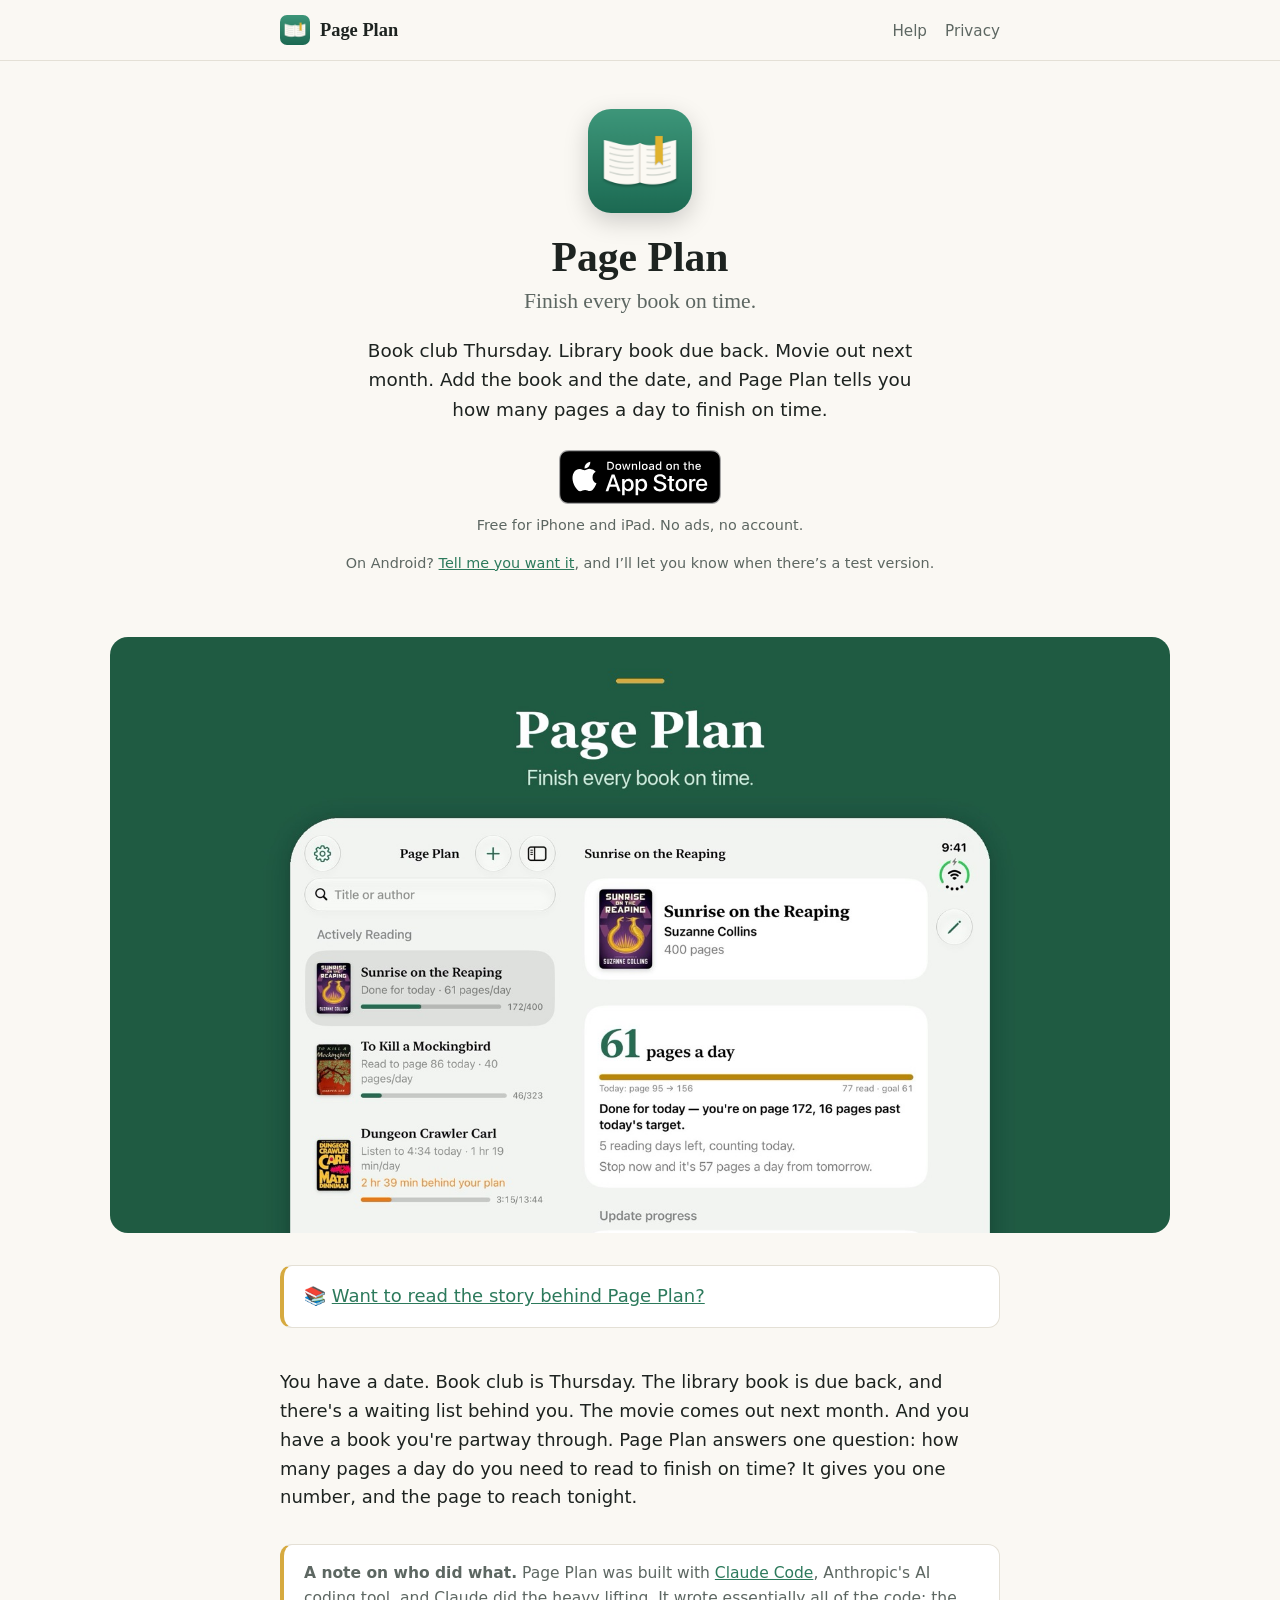
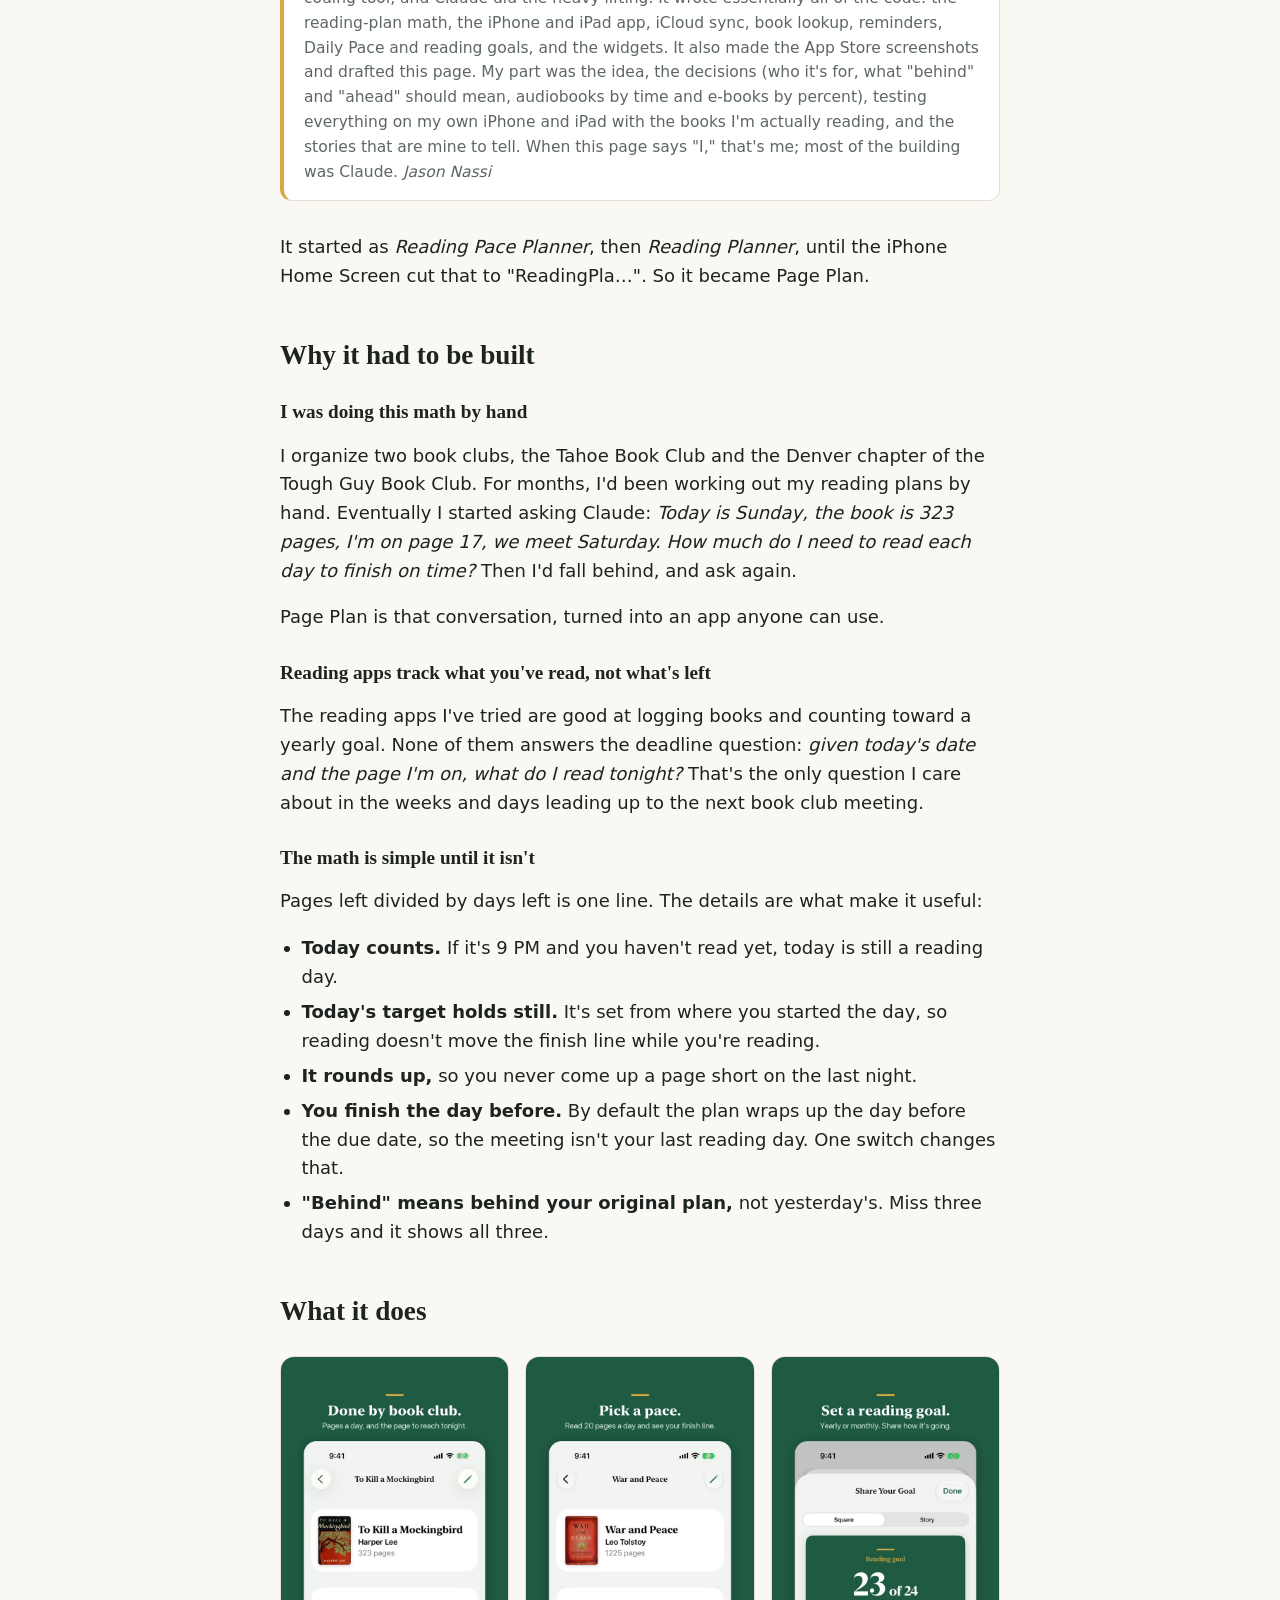
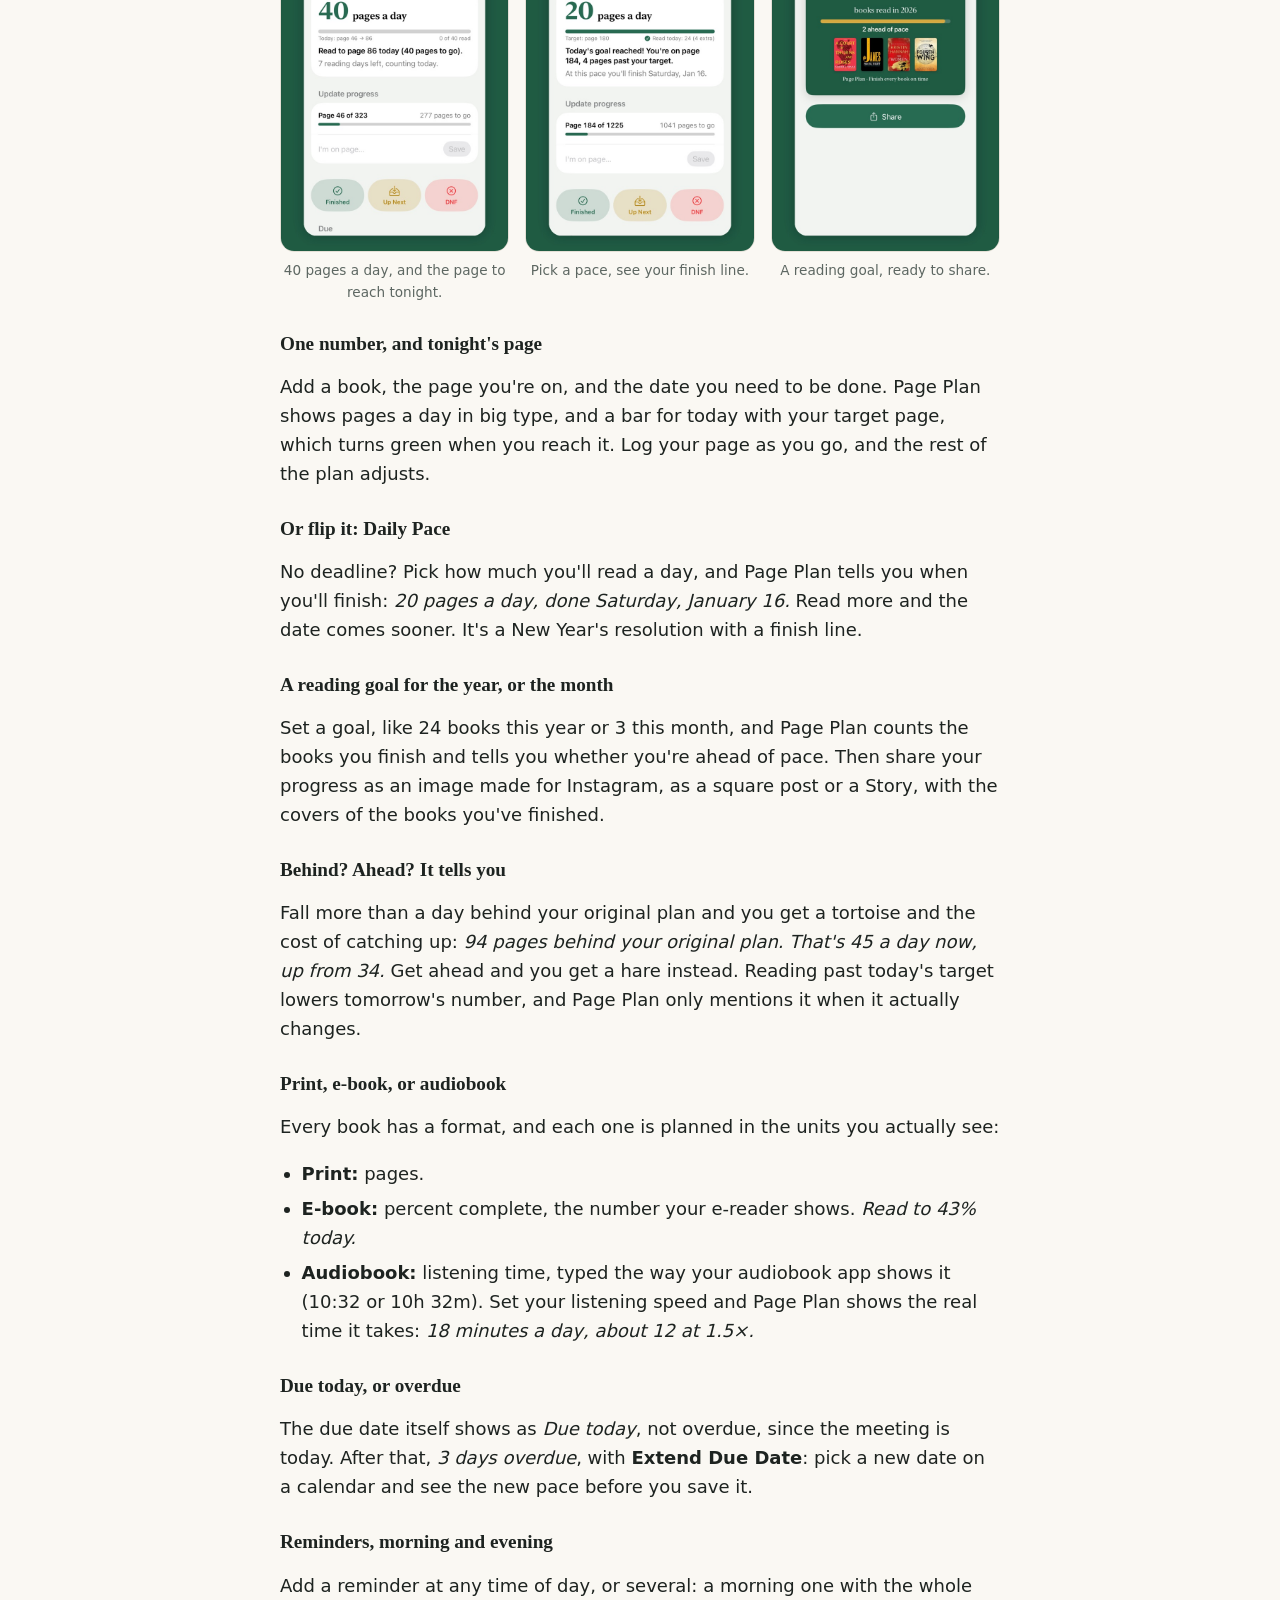
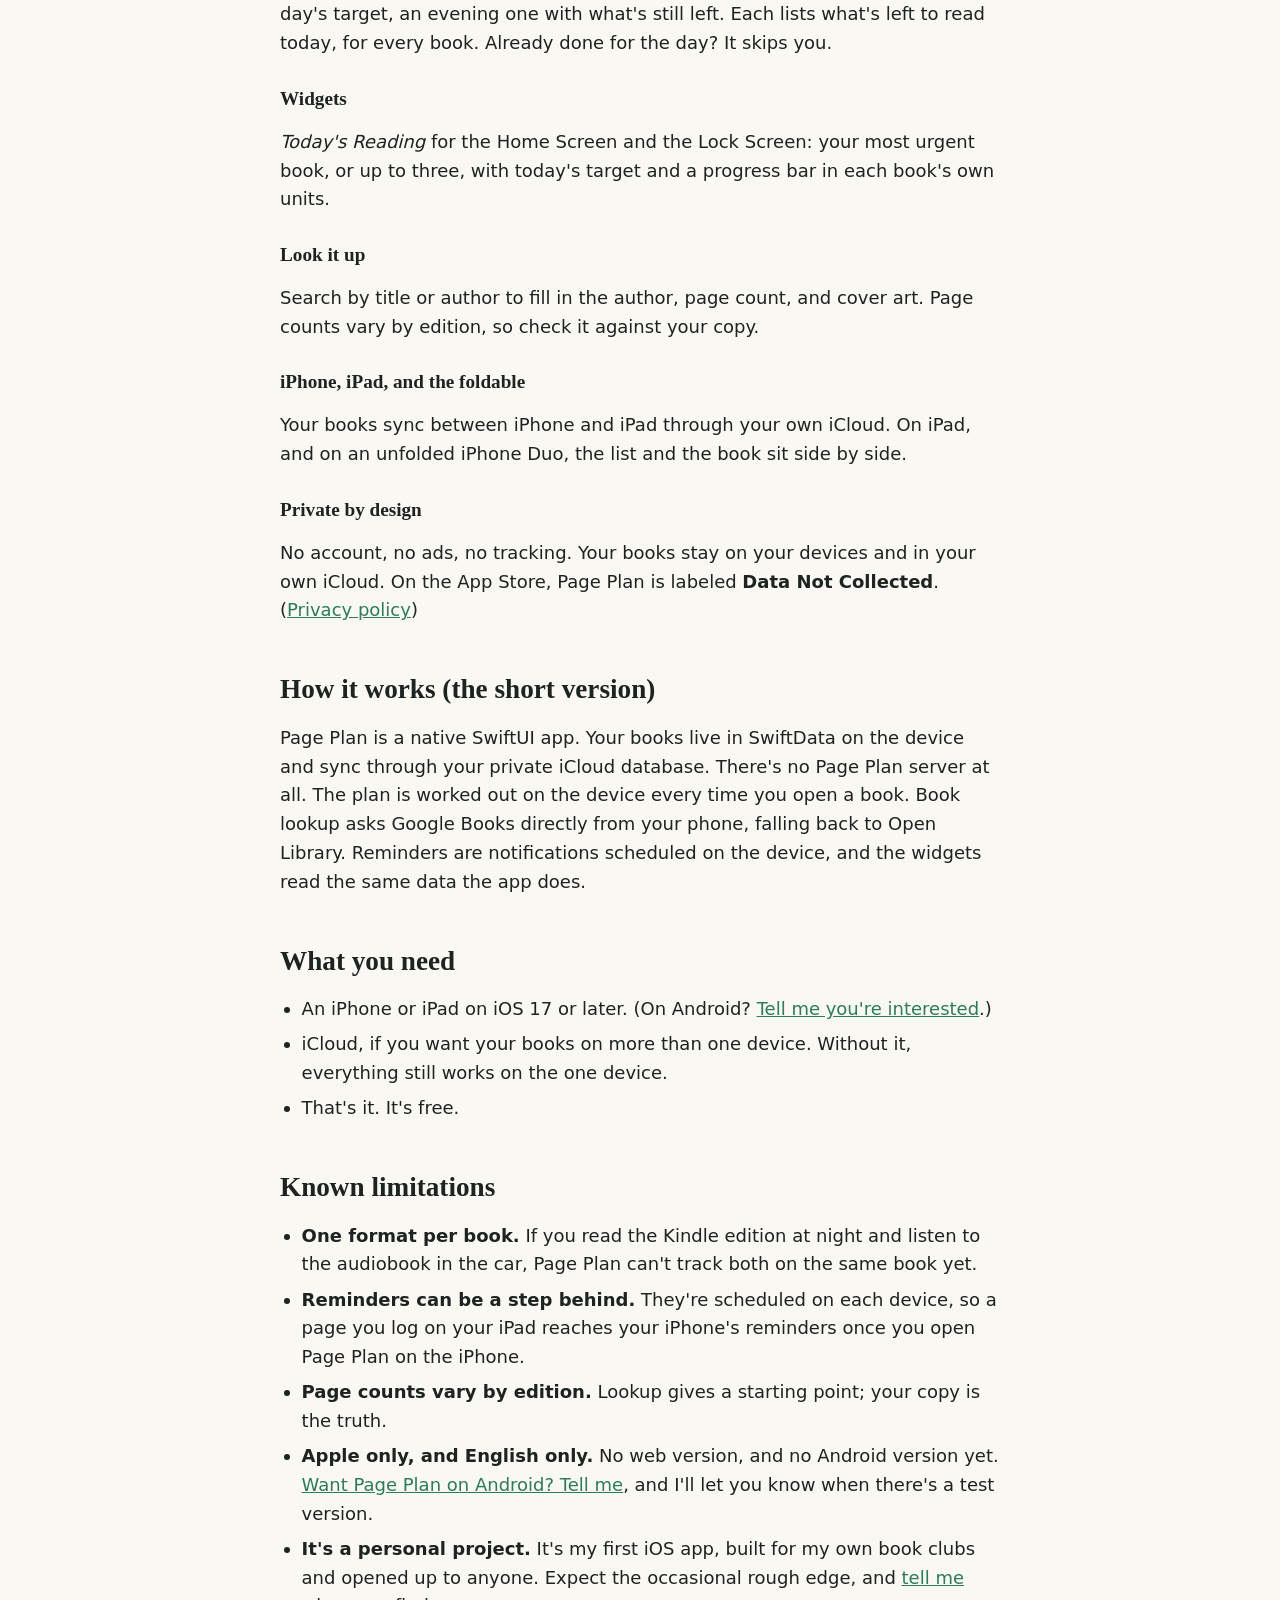
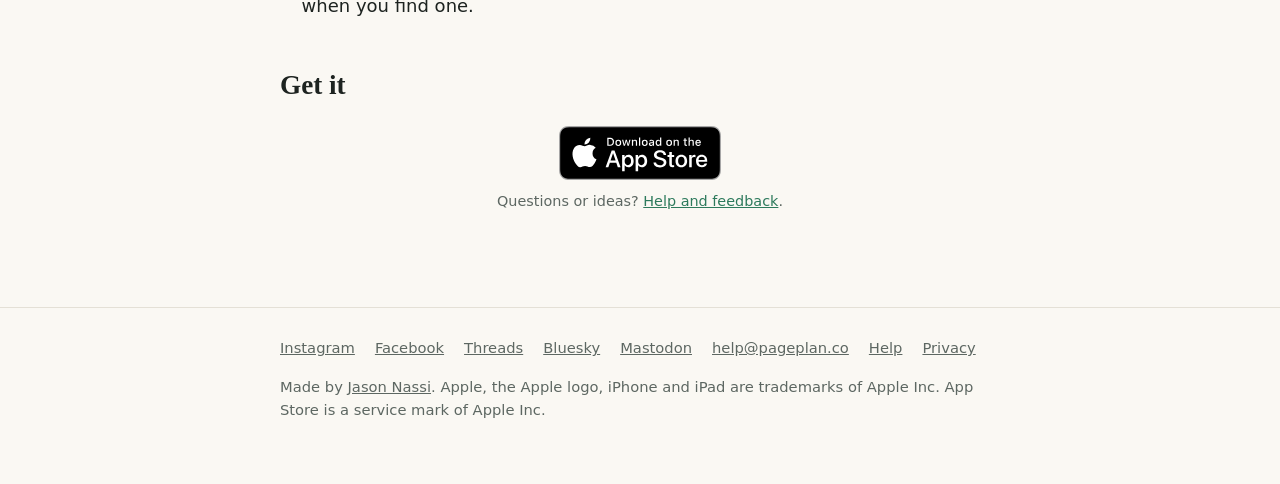
<file: index.html>
<!doctype html>
<html lang="en">
<head>
<meta charset="utf-8">
<meta name="viewport" content="width=device-width, initial-scale=1">
<title>Page Plan: Finish every book on time</title>
<meta name="description" content="How many pages a day to finish on time. Page Plan is a free iPhone and iPad app for book clubs, library loans and anyone reading to a deadline. Print, e-book or audiobook.">
<meta name="apple-itunes-app" content="app-id=6833728486">
<meta property="og:title" content="Page Plan: Finish every book on time">
<meta property="og:description" content="How many pages a day to finish on time. Free for iPhone and iPad.">
<meta property="og:image" content="https://pageplan.co/assets/img/og.jpg">
<meta property="og:url" content="https://pageplan.co/">
<meta name="twitter:card" content="summary_large_image">
<link rel="icon" href="/assets/img/favicon.png">
<link rel="apple-touch-icon" href="/assets/img/apple-touch-icon.png">
<link rel="stylesheet" href="/assets/style.css">
<link rel="me" href="https://mastodon.social/@pageplanapp">
<script data-goatcounter="https://pageplan.goatcounter.com/count" async src="//gc.zgo.at/count.js"></script>
</head>
<body>
<header class="top"><div class="wrap">
  <a class="brand" href="/"><img src="/assets/img/icon.png" alt="">Page Plan</a>
  <nav><a href="/help/">Help</a><a href="/privacy/">Privacy</a></nav>
</div></header>

<main>
<section class="hero wrap">
  <img class="icon" src="/assets/img/icon.png" alt="Page Plan app icon">
  <h1>Page Plan</h1>
  <p class="tagline">Finish every book on time.</p>
  <p class="pitch">Book club Thursday. Library book due back. Movie out next month. Add the book and the date, and Page Plan tells you how many pages a day to finish on time.</p>
  <a class="badge" href="https://apps.apple.com/app/apple-store/id6833728486?pt=356023&amp;ct=site&amp;mt=8" data-goatcounter-click="app-store-hero">
    <img src="/assets/img/app-store-badge.svg" alt="Download on the App Store"></a>
  <p class="badge-note">Free for iPhone and iPad. No ads, no account.</p>
  <p class="badge-note">On Android? <a href="mailto:help@pageplan.co?subject=Page%20Plan%20for%20Android" data-goatcounter-click="android-interest-top">Tell me you want it</a>, and I&rsquo;ll let you know when there&rsquo;s a test version.</p>
</section>

<div class="header-image"><img src="/assets/img/header.jpg" alt="Page Plan on an unfolded iPhone Duo: the book list on one side, today's plan on the other" width="1600" height="900"></div>

<div class="wrap">
<div class="callout"><p>📚 <a href="https://www.jnassi.com/introducing-page-plan/" data-goatcounter-click="story-post">Want to read the story behind Page Plan?</a></p></div>

<p style="margin-top:40px">You have a date. Book club is Thursday. The library book is due back, and there's a waiting list behind you. The movie comes out next month. And you have a book you're partway through. Page Plan answers one question: how many pages a day do you need to read to finish on time? It gives you one number, and the page to reach tonight.</p>

<div class="callout note">
<p><strong>A note on who did what.</strong> Page Plan was built with <a href="https://claude.com/claude-code">Claude Code</a>, Anthropic's AI coding tool, and Claude did the heavy lifting. It wrote essentially all of the code: the reading-plan math, the iPhone and iPad app, iCloud sync, book lookup, reminders, Daily Pace and reading goals, and the widgets. It also made the App Store screenshots and drafted this page. My part was the idea, the decisions (who it's for, what "behind" and "ahead" should mean, audiobooks by time and e-books by percent), testing everything on my own iPhone and iPad with the books I'm actually reading, and the stories that are mine to tell. When this page says "I," that's me; most of the building was Claude. <em>Jason Nassi</em></p>
</div>

<p>It started as <em>Reading Pace Planner</em>, then <em>Reading Planner</em>, until the iPhone Home Screen cut that to "ReadingPla…". So it became Page Plan.</p>

<h2>Why it had to be built</h2>

<h3>I was doing this math by hand</h3>
<p>I organize two book clubs, the Tahoe Book Club and the Denver chapter of the Tough Guy Book Club. For months, I'd been working out my reading plans by hand. Eventually I started asking Claude: <em>Today is Sunday, the book is 323 pages, I'm on page 17, we meet Saturday. How much do I need to read each day to finish on time?</em> Then I'd fall behind, and ask again.</p>
<p>Page Plan is that conversation, turned into an app anyone can use.</p>

<h3>Reading apps track what you've read, not what's left</h3>
<p>The reading apps I've tried are good at logging books and counting toward a yearly goal. None of them answers the deadline question: <em>given today's date and the page I'm on, what do I read tonight?</em> That's the only question I care about in the weeks and days leading up to the next book club meeting.</p>

<h3>The math is simple until it isn't</h3>
<p>Pages left divided by days left is one line. The details are what make it useful:</p>
<ul>
  <li><strong>Today counts.</strong> If it's 9 PM and you haven't read yet, today is still a reading day.</li>
  <li><strong>Today's target holds still.</strong> It's set from where you started the day, so reading doesn't move the finish line while you're reading.</li>
  <li><strong>It rounds up,</strong> so you never come up a page short on the last night.</li>
  <li><strong>You finish the day before.</strong> By default the plan wraps up the day before the due date, so the meeting isn't your last reading day. One switch changes that.</li>
  <li><strong>"Behind" means behind your original plan,</strong> not yesterday's. Miss three days and it shows all three.</li>
</ul>

<h2>What it does</h2>

<div class="shots">
  <figure><img src="/assets/img/iphone-1.jpg" alt="To Kill a Mockingbird: 40 pages a day, read to page 86 tonight" loading="lazy" width="644" height="1400"><figcaption>40 pages a day, and the page to reach tonight.</figcaption></figure>
  <figure><img src="/assets/img/iphone-6.jpg" alt="War and Peace at 20 pages a day, finishing January 16" loading="lazy" width="644" height="1400"><figcaption>Pick a pace, see your finish line.</figcaption></figure>
  <figure><img src="/assets/img/iphone-7.jpg" alt="A 2026 reading goal: 23 of 24 books, 2 ahead of pace, ready to share" loading="lazy" width="644" height="1400"><figcaption>A reading goal, ready to share.</figcaption></figure>
</div>

<h3>One number, and tonight's page</h3>
<p>Add a book, the page you're on, and the date you need to be done. Page Plan shows pages a day in big type, and a bar for today with your target page, which turns green when you reach it. Log your page as you go, and the rest of the plan adjusts.</p>

<h3>Or flip it: Daily Pace</h3>
<p>No deadline? Pick how much you'll read a day, and Page Plan tells you when you'll finish: <em>20 pages a day, done Saturday, January 16.</em> Read more and the date comes sooner. It's a New Year's resolution with a finish line.</p>

<h3>A reading goal for the year, or the month</h3>
<p>Set a goal, like 24 books this year or 3 this month, and Page Plan counts the books you finish and tells you whether you're ahead of pace. Then share your progress as an image made for Instagram, as a square post or a Story, with the covers of the books you've finished.</p>

<h3>Behind? Ahead? It tells you</h3>
<p>Fall more than a day behind your original plan and you get a tortoise and the cost of catching up: <em>94 pages behind your original plan. That's 45 a day now, up from 34.</em> Get ahead and you get a hare instead. Reading past today's target lowers tomorrow's number, and Page Plan only mentions it when it actually changes.</p>

<h3>Print, e-book, or audiobook</h3>
<p>Every book has a format, and each one is planned in the units you actually see:</p>
<ul>
  <li><strong>Print:</strong> pages.</li>
  <li><strong>E-book:</strong> percent complete, the number your e-reader shows. <em>Read to 43% today.</em></li>
  <li><strong>Audiobook:</strong> listening time, typed the way your audiobook app shows it (10:32 or 10h 32m). Set your listening speed and Page Plan shows the real time it takes: <em>18 minutes a day, about 12 at 1.5×.</em></li>
</ul>

<h3>Due today, or overdue</h3>
<p>The due date itself shows as <em>Due today</em>, not overdue, since the meeting is today. After that, <em>3 days overdue</em>, with <strong>Extend Due Date</strong>: pick a new date on a calendar and see the new pace before you save it.</p>

<h3>Reminders, morning and evening</h3>
<p>Add a reminder at any time of day, or several: a morning one with the whole day's target, an evening one with what's still left. Each lists what's left to read today, for every book. Already done for the day? It skips you.</p>

<h3>Widgets</h3>
<p><em>Today's Reading</em> for the Home Screen and the Lock Screen: your most urgent book, or up to three, with today's target and a progress bar in each book's own units.</p>

<h3>Look it up</h3>
<p>Search by title or author to fill in the author, page count, and cover art. Page counts vary by edition, so check it against your copy.</p>

<h3>iPhone, iPad, and the foldable</h3>
<p>Your books sync between iPhone and iPad through your own iCloud. On iPad, and on an unfolded iPhone Duo, the list and the book sit side by side.</p>

<h3>Private by design</h3>
<p>No account, no ads, no tracking. Your books stay on your devices and in your own iCloud. On the App Store, Page Plan is labeled <strong>Data Not Collected</strong>. (<a href="/privacy/">Privacy policy</a>)</p>

<h2>How it works (the short version)</h2>
<p>Page Plan is a native SwiftUI app. Your books live in SwiftData on the device and sync through your private iCloud database. There's no Page Plan server at all. The plan is worked out on the device every time you open a book. Book lookup asks Google Books directly from your phone, falling back to Open Library. Reminders are notifications scheduled on the device, and the widgets read the same data the app does.</p>

<h2>What you need</h2>
<ul>
  <li>An iPhone or iPad on iOS 17 or later. (On Android? <a href="mailto:help@pageplan.co?subject=Page%20Plan%20for%20Android" data-goatcounter-click="android-interest">Tell me you're interested</a>.)</li>
  <li>iCloud, if you want your books on more than one device. Without it, everything still works on the one device.</li>
  <li>That's it. It's free.</li>
</ul>

<h2>Known limitations</h2>
<ul>
  <li><strong>One format per book.</strong> If you read the Kindle edition at night and listen to the audiobook in the car, Page Plan can't track both on the same book yet.</li>
  <li><strong>Reminders can be a step behind.</strong> They're scheduled on each device, so a page you log on your iPad reaches your iPhone's reminders once you open Page Plan on the iPhone.</li>
  <li><strong>Page counts vary by edition.</strong> Lookup gives a starting point; your copy is the truth.</li>
  <li><strong>Apple only, and English only.</strong> No web version, and no Android version yet. <a href="mailto:help@pageplan.co?subject=Page%20Plan%20for%20Android" data-goatcounter-click="android-interest">Want Page Plan on Android? Tell me</a>, and I'll let you know when there's a test version.</li>
  <li><strong>It's a personal project.</strong> It's my first iOS app, built for my own book clubs and opened up to anyone. Expect the occasional rough edge, and <a href="/help/">tell me</a> when you find one.</li>
</ul>

<h2 id="get">Get it</h2>
<div class="get">
  <a class="badge" href="https://apps.apple.com/app/apple-store/id6833728486?pt=356023&amp;ct=site&amp;mt=8" data-goatcounter-click="app-store-bottom">
    <img src="/assets/img/app-store-badge.svg" alt="Download on the App Store"></a>
  <p class="badge-note">Questions or ideas? <a href="/help/">Help and feedback</a>.</p>
</div>
</div>
</main>

<footer><div class="wrap">
  <div class="links">
    <a href="https://www.instagram.com/pageplanapp" data-goatcounter-click="instagram">Instagram</a>
    <a href="https://www.facebook.com/pageplanapp" data-goatcounter-click="facebook">Facebook</a>
    <a href="https://www.threads.com/@pageplanapp" data-goatcounter-click="threads">Threads</a>
    <a href="https://bsky.app/profile/pageplan.co" data-goatcounter-click="bluesky">Bluesky</a>
    <a rel="me" href="https://mastodon.social/@pageplanapp" data-goatcounter-click="mastodon">Mastodon</a>
    <a href="mailto:help@pageplan.co">help@pageplan.co</a>
    <a href="/help/">Help</a>
    <a href="/privacy/">Privacy</a>
  </div>
  <p>Made by <a href="https://www.jnassi.com/">Jason Nassi</a>. Apple, the Apple logo, iPhone and iPad are trademarks of Apple Inc. App Store is a service mark of Apple Inc.</p>
</div></footer>
</body>
</html>
</file>
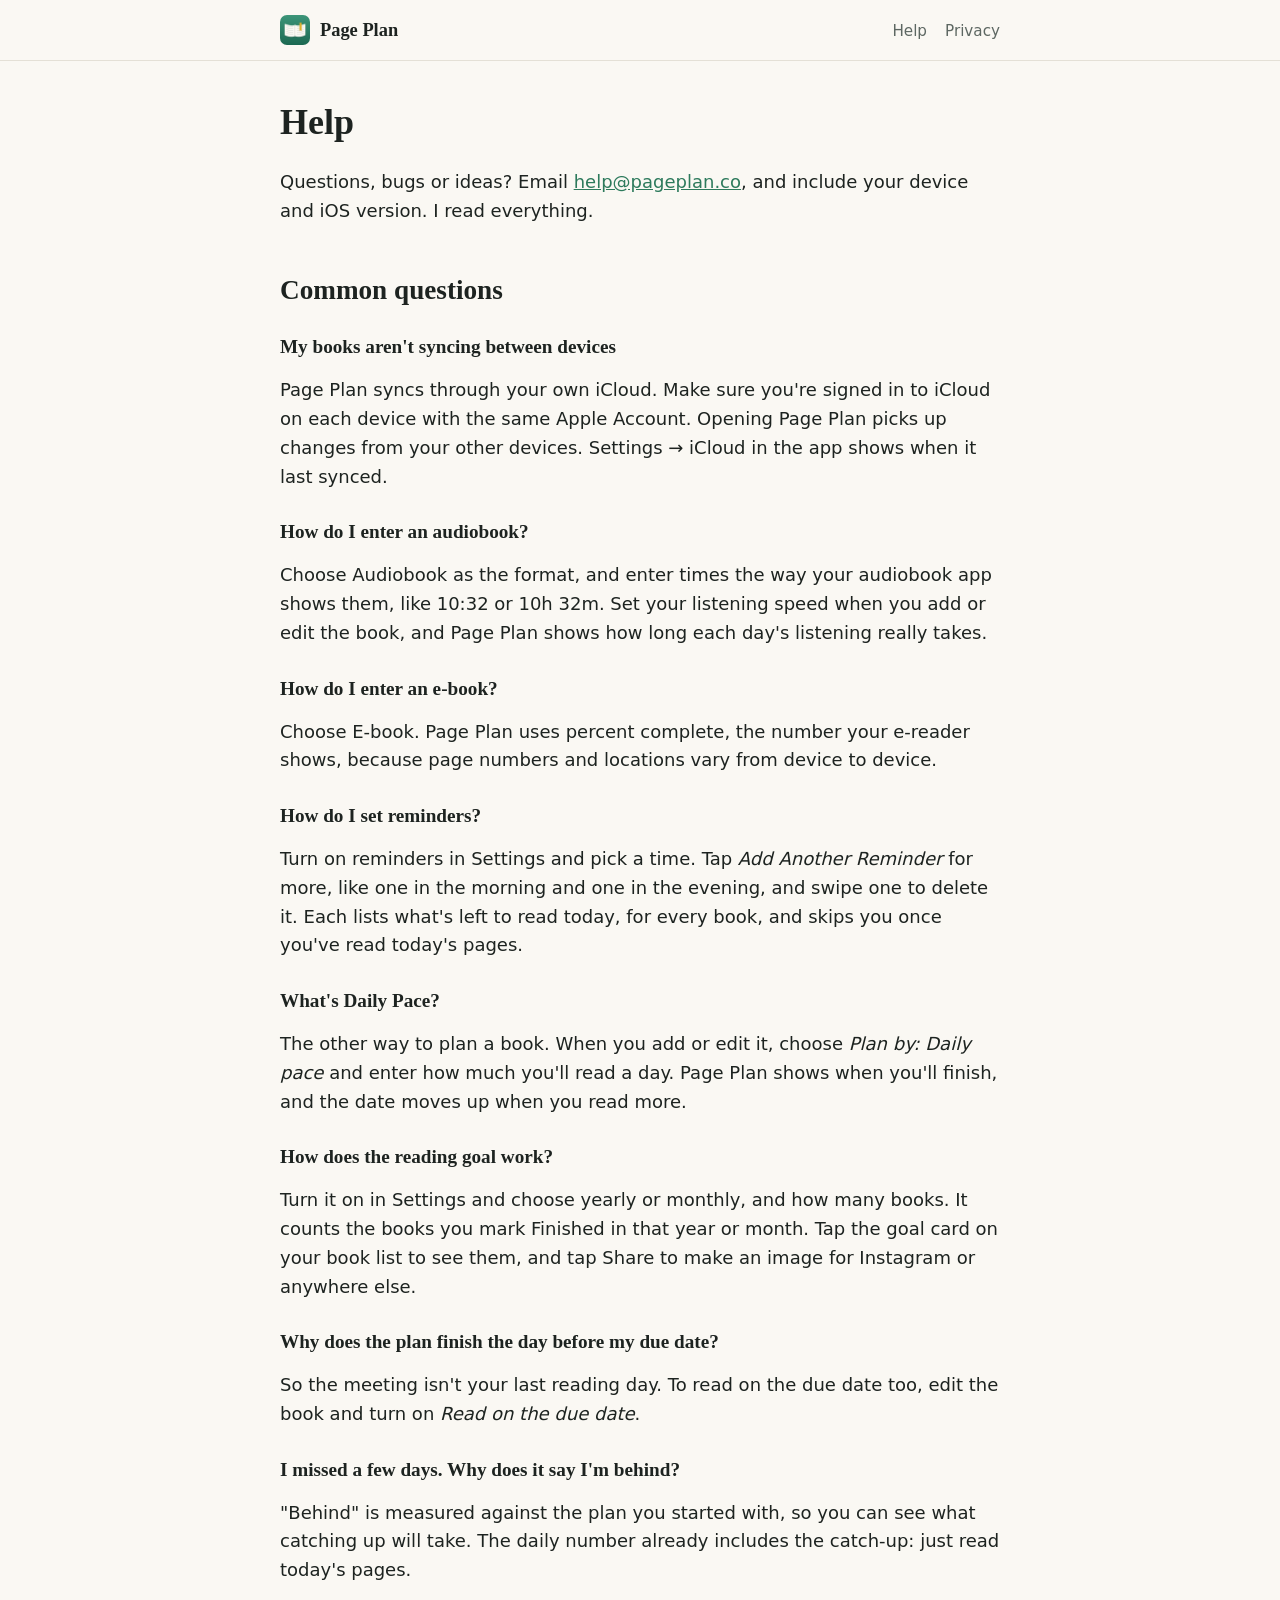
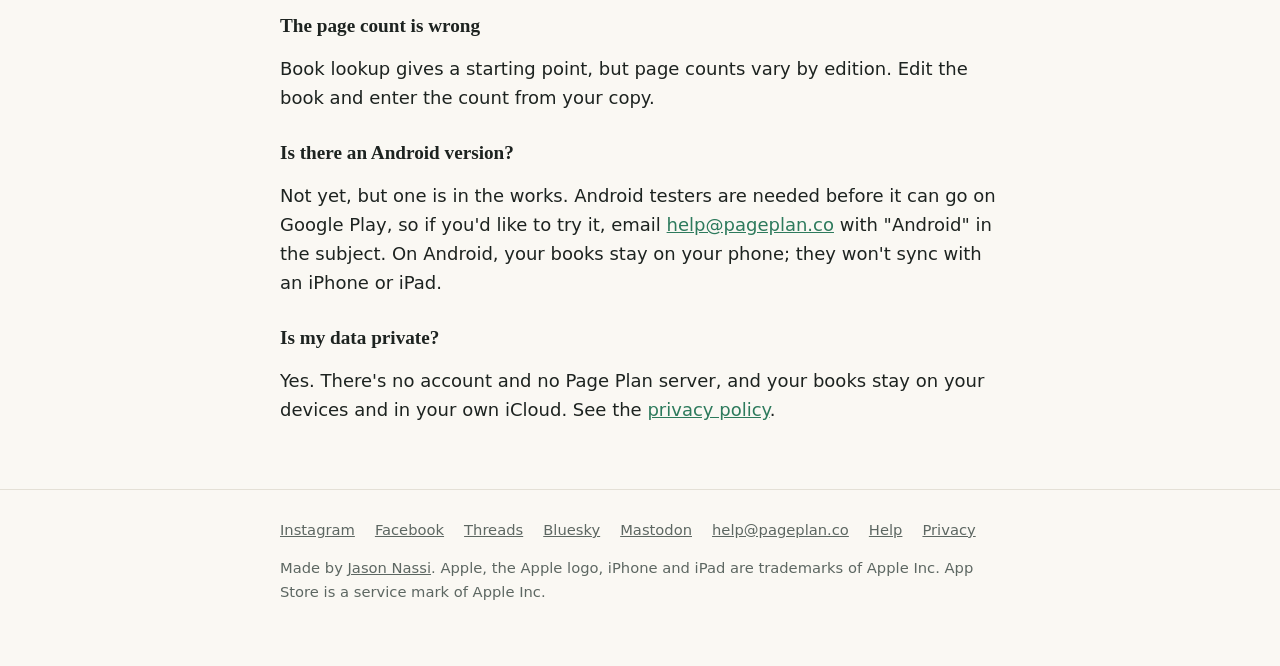
<file: help/index.html>
<!doctype html>
<html lang="en">
<head>
<meta charset="utf-8">
<meta name="viewport" content="width=device-width, initial-scale=1">
<title>Page Plan Help</title>
<meta name="description" content="Help and answers for Page Plan, the reading planner for iPhone and iPad.">
<meta name="apple-itunes-app" content="app-id=6833728486">
<meta property="og:title" content="Page Plan Help">
<meta property="og:description" content="How many pages a day to finish on time. Free for iPhone and iPad.">
<meta property="og:image" content="https://pageplan.co/assets/img/og.jpg">
<meta property="og:url" content="https://pageplan.co/help/">
<meta name="twitter:card" content="summary_large_image">
<link rel="icon" href="/assets/img/favicon.png">
<link rel="apple-touch-icon" href="/assets/img/apple-touch-icon.png">
<link rel="stylesheet" href="/assets/style.css">
<link rel="me" href="https://mastodon.social/@pageplanapp">
<script data-goatcounter="https://pageplan.goatcounter.com/count" async src="//gc.zgo.at/count.js"></script>
</head>
<body>
<header class="top"><div class="wrap">
  <a class="brand" href="/"><img src="/assets/img/icon.png" alt="">Page Plan</a>
  <nav><a href="/help/">Help</a><a href="/privacy/">Privacy</a></nav>
</div></header>

<main class="wrap">
<h1 style="margin-top:40px">Help</h1>
<p>Questions, bugs or ideas? Email <a href="mailto:help@pageplan.co">help@pageplan.co</a>, and include your device and iOS version. I read everything.</p>

<h2>Common questions</h2>

<h3>My books aren't syncing between devices</h3>
<p>Page Plan syncs through your own iCloud. Make sure you're signed in to iCloud on each device with the same Apple Account. Opening Page Plan picks up changes from your other devices. Settings → iCloud in the app shows when it last synced.</p>

<h3>How do I enter an audiobook?</h3>
<p>Choose Audiobook as the format, and enter times the way your audiobook app shows them, like 10:32 or 10h 32m. Set your listening speed when you add or edit the book, and Page Plan shows how long each day's listening really takes.</p>

<h3>How do I enter an e-book?</h3>
<p>Choose E-book. Page Plan uses percent complete, the number your e-reader shows, because page numbers and locations vary from device to device.</p>

<h3>How do I set reminders?</h3>
<p>Turn on reminders in Settings and pick a time. Tap <em>Add Another Reminder</em> for more, like one in the morning and one in the evening, and swipe one to delete it. Each lists what's left to read today, for every book, and skips you once you've read today's pages.</p>

<h3>What's Daily Pace?</h3>
<p>The other way to plan a book. When you add or edit it, choose <em>Plan by: Daily pace</em> and enter how much you'll read a day. Page Plan shows when you'll finish, and the date moves up when you read more.</p>

<h3>How does the reading goal work?</h3>
<p>Turn it on in Settings and choose yearly or monthly, and how many books. It counts the books you mark Finished in that year or month. Tap the goal card on your book list to see them, and tap Share to make an image for Instagram or anywhere else.</p>

<h3>Why does the plan finish the day before my due date?</h3>
<p>So the meeting isn't your last reading day. To read on the due date too, edit the book and turn on <em>Read on the due date</em>.</p>

<h3>I missed a few days. Why does it say I'm behind?</h3>
<p>"Behind" is measured against the plan you started with, so you can see what catching up will take. The daily number already includes the catch-up: just read today's pages.</p>

<h3>The page count is wrong</h3>
<p>Book lookup gives a starting point, but page counts vary by edition. Edit the book and enter the count from your copy.</p>

<h3>Is there an Android version?</h3>
<p>Not yet, but one is in the works. Android testers are needed before it can go on Google Play, so if you'd like to try it, email <a href="mailto:help@pageplan.co?subject=Page%20Plan%20for%20Android" data-goatcounter-click="android-interest">help@pageplan.co</a> with "Android" in the subject. On Android, your books stay on your phone; they won't sync with an iPhone or iPad.</p>

<h3>Is my data private?</h3>
<p>Yes. There's no account and no Page Plan server, and your books stay on your devices and in your own iCloud. See the <a href="/privacy/">privacy policy</a>.</p>
</main>

<footer><div class="wrap">
  <div class="links">
    <a href="https://www.instagram.com/pageplanapp" data-goatcounter-click="instagram">Instagram</a>
    <a href="https://www.facebook.com/pageplanapp" data-goatcounter-click="facebook">Facebook</a>
    <a href="https://www.threads.com/@pageplanapp" data-goatcounter-click="threads">Threads</a>
    <a href="https://bsky.app/profile/pageplan.co" data-goatcounter-click="bluesky">Bluesky</a>
    <a rel="me" href="https://mastodon.social/@pageplanapp" data-goatcounter-click="mastodon">Mastodon</a>
    <a href="mailto:help@pageplan.co">help@pageplan.co</a>
    <a href="/help/">Help</a>
    <a href="/privacy/">Privacy</a>
  </div>
  <p>Made by <a href="https://www.jnassi.com/">Jason Nassi</a>. Apple, the Apple logo, iPhone and iPad are trademarks of Apple Inc. App Store is a service mark of Apple Inc.</p>
</div></footer>
</body>
</html>
</file>
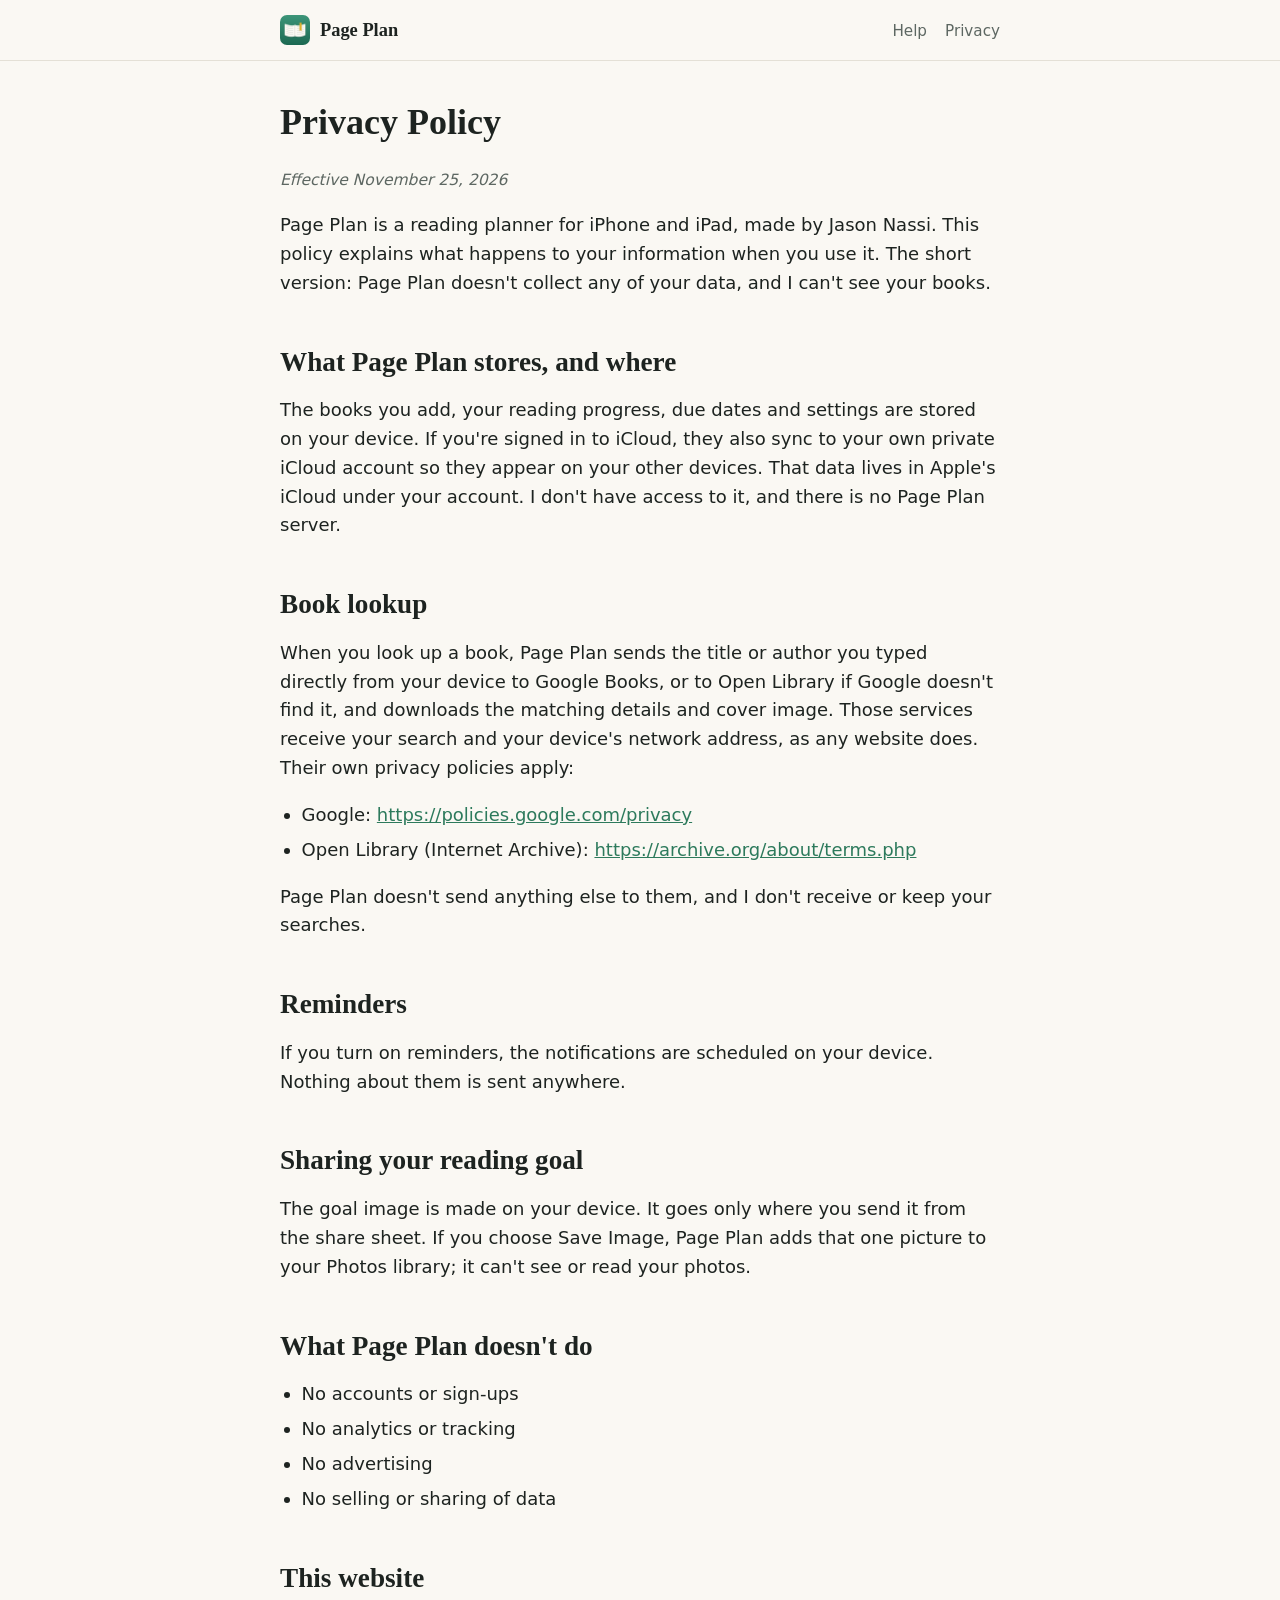
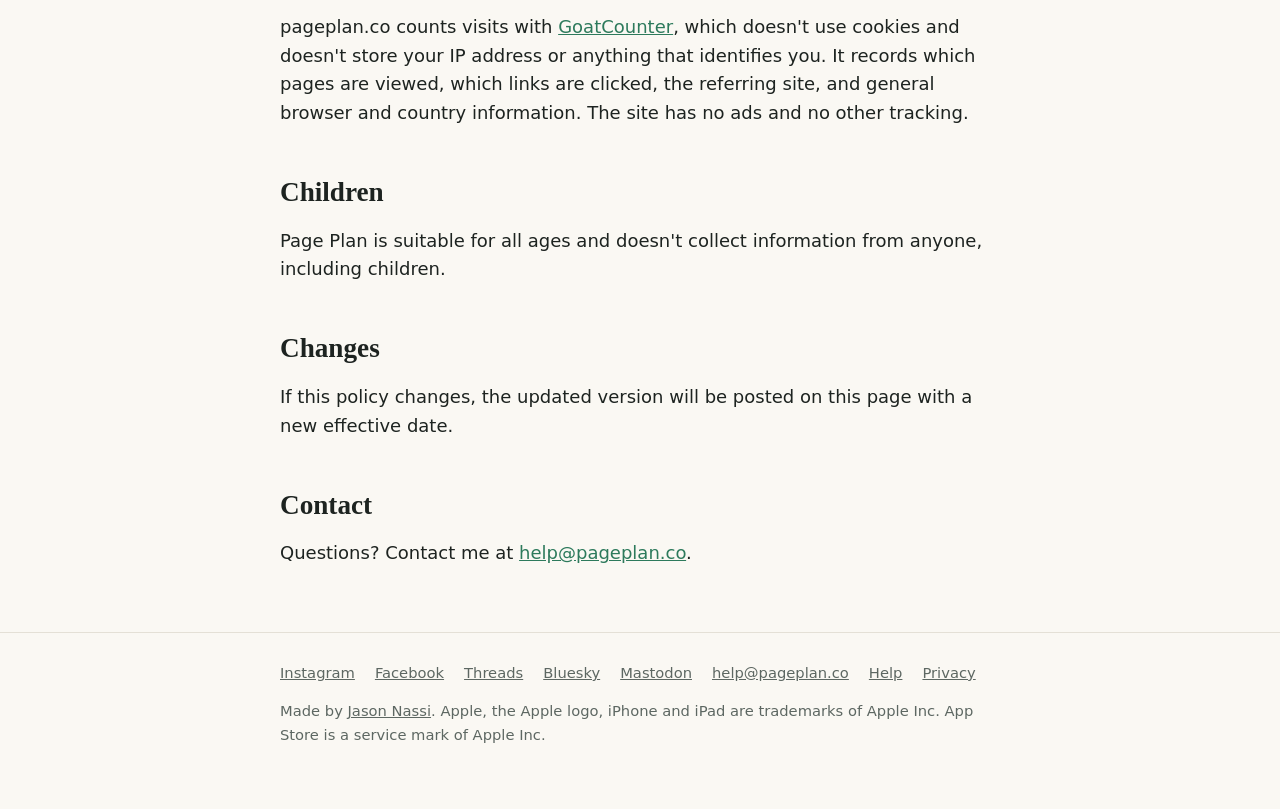
<file: privacy/index.html>
<!doctype html>
<html lang="en">
<head>
<meta charset="utf-8">
<meta name="viewport" content="width=device-width, initial-scale=1">
<title>Page Plan Privacy Policy</title>
<meta name="description" content="Page Plan doesn't collect any data. Your books stay on your devices and in your own iCloud.">
<meta name="apple-itunes-app" content="app-id=6833728486">
<meta property="og:title" content="Page Plan Privacy Policy">
<meta property="og:description" content="How many pages a day to finish on time. Free for iPhone and iPad.">
<meta property="og:image" content="https://pageplan.co/assets/img/og.jpg">
<meta property="og:url" content="https://pageplan.co/privacy/">
<meta name="twitter:card" content="summary_large_image">
<link rel="icon" href="/assets/img/favicon.png">
<link rel="apple-touch-icon" href="/assets/img/apple-touch-icon.png">
<link rel="stylesheet" href="/assets/style.css">
<link rel="me" href="https://mastodon.social/@pageplanapp">
<script data-goatcounter="https://pageplan.goatcounter.com/count" async src="//gc.zgo.at/count.js"></script>
</head>
<body>
<header class="top"><div class="wrap">
  <a class="brand" href="/"><img src="/assets/img/icon.png" alt="">Page Plan</a>
  <nav><a href="/help/">Help</a><a href="/privacy/">Privacy</a></nav>
</div></header>

<main class="wrap">
<h1 style="margin-top:40px">Privacy Policy</h1>
<p class="note"><em>Effective November 25, 2026</em></p>
<p>Page Plan is a reading planner for iPhone and iPad, made by Jason Nassi. This policy explains what happens to your information when you use it. The short version: Page Plan doesn't collect any of your data, and I can't see your books.</p>
<h2>What Page Plan stores, and where</h2>
<p>The books you add, your reading progress, due dates and settings are stored on your device. If you're signed in to iCloud, they also sync to your own private iCloud account so they appear on your other devices. That data lives in Apple's iCloud under your account. I don't have access to it, and there is no Page Plan server.</p>
<h2>Book lookup</h2>
<p>When you look up a book, Page Plan sends the title or author you typed directly from your device to Google Books, or to Open Library if Google doesn't find it, and downloads the matching details and cover image. Those services receive your search and your device's network address, as any website does. Their own privacy policies apply:</p>
<ul><li>Google: <a href="https://policies.google.com/privacy">https://policies.google.com/privacy</a></li><li>Open Library (Internet Archive): <a href="https://archive.org/about/terms.php">https://archive.org/about/terms.php</a></li></ul>
<p>Page Plan doesn't send anything else to them, and I don't receive or keep your searches.</p>
<h2>Reminders</h2>
<p>If you turn on reminders, the notifications are scheduled on your device. Nothing about them is sent anywhere.</p>
<h2>Sharing your reading goal</h2>
<p>The goal image is made on your device. It goes only where you send it from the share sheet. If you choose Save Image, Page Plan adds that one picture to your Photos library; it can't see or read your photos.</p>
<h2>What Page Plan doesn't do</h2>
<ul><li>No accounts or sign-ups</li><li>No analytics or tracking</li><li>No advertising</li><li>No selling or sharing of data</li></ul>
<h2>This website</h2>
<p>pageplan.co counts visits with <a href="https://www.goatcounter.com/">GoatCounter</a>, which doesn't use cookies and doesn't store your IP address or anything that identifies you. It records which pages are viewed, which links are clicked, the referring site, and general browser and country information. The site has no ads and no other tracking.</p>
<h2>Children</h2>
<p>Page Plan is suitable for all ages and doesn't collect information from anyone, including children.</p>
<h2>Changes</h2>
<p>If this policy changes, the updated version will be posted on this page with a new effective date.</p>
<h2>Contact</h2>
<p>Questions? Contact me at <a href="mailto:help@pageplan.co">help@pageplan.co</a>.</p>
</main>

<footer><div class="wrap">
  <div class="links">
    <a href="https://www.instagram.com/pageplanapp" data-goatcounter-click="instagram">Instagram</a>
    <a href="https://www.facebook.com/pageplanapp" data-goatcounter-click="facebook">Facebook</a>
    <a href="https://www.threads.com/@pageplanapp" data-goatcounter-click="threads">Threads</a>
    <a href="https://bsky.app/profile/pageplan.co" data-goatcounter-click="bluesky">Bluesky</a>
    <a rel="me" href="https://mastodon.social/@pageplanapp" data-goatcounter-click="mastodon">Mastodon</a>
    <a href="mailto:help@pageplan.co">help@pageplan.co</a>
    <a href="/help/">Help</a>
    <a href="/privacy/">Privacy</a>
  </div>
  <p>Made by <a href="https://www.jnassi.com/">Jason Nassi</a>. Apple, the Apple logo, iPhone and iPad are trademarks of Apple Inc. App Store is a service mark of Apple Inc.</p>
</div></footer>
</body>
</html>
</file>
<file: assets/style.css>
/* Page Plan site. Colors match the app: deep green, gold, paper. */
:root {
  --green: #1f5a43;
  --green-bright: #2d7a5c;
  --gold: #d6aa40;
  --paper: #faf8f3;
  --card: #ffffff;
  --ink: #1d2320;
  --muted: #5d6762;
  --line: #e4e0d6;
  --serif: "New York", ui-serif, "Iowan Old Style", Georgia, serif;
  --sans: -apple-system, BlinkMacSystemFont, "Segoe UI", system-ui, sans-serif;
}
@media (prefers-color-scheme: dark) {
  :root {
    --green: #7cc4a3;
    --green-bright: #8fd3b2;
    --gold: #e3bd5c;
    --paper: #141816;
    --card: #1d2320;
    --ink: #eef1ee;
    --muted: #a6b0ab;
    --line: #2f3833;
  }
}

* { box-sizing: border-box; }
html { -webkit-text-size-adjust: 100%; }
body {
  margin: 0;
  background: var(--paper);
  color: var(--ink);
  font: 18px/1.6 var(--sans);
}
img { max-width: 100%; height: auto; display: block; }
a { color: var(--green-bright); }
h1, h2, h3 { font-family: var(--serif); line-height: 1.2; }
h2 { font-size: 1.7rem; margin: 3rem 0 1rem; }
h3 { font-size: 1.2rem; margin: 1.8rem 0 0.4rem; }
.wrap { max-width: 760px; margin: 0 auto; padding: 0 20px; }

/* Top bar */
.top { border-bottom: 1px solid var(--line); }
.top .wrap { display: flex; align-items: center; justify-content: space-between; height: 60px; }
.brand { display: flex; align-items: center; gap: 10px; color: var(--ink); text-decoration: none;
         font: 700 1.15rem var(--serif); }
.brand img { width: 30px; height: 30px; border-radius: 7px; }
.top nav a { color: var(--muted); text-decoration: none; margin-left: 18px; font-size: 0.95rem; }
.top nav a:hover { color: var(--green-bright); }

/* Hero */
.hero { text-align: center; padding: 48px 0 8px; }
.hero .icon { width: 104px; height: 104px; border-radius: 23px; margin: 0 auto 20px;
              box-shadow: 0 8px 24px rgba(0,0,0,0.18); }
.hero h1 { font-size: 2.6rem; margin: 0; }
.hero .tagline { font: 1.35rem var(--serif); color: var(--muted); margin: 6px 0 22px; }
.hero .pitch { font-size: 1.15rem; max-width: 560px; margin: 0 auto 26px; }
.badge img { height: 54px; width: auto; margin: 0 auto; }
.badge-note { color: var(--muted); font-size: 0.9rem; margin-top: 10px; }
.header-image { margin: 40px auto 0; max-width: 1100px; padding: 0 20px; }
.header-image img { border-radius: 18px; }

/* Content */
.callout { background: var(--card); border: 1px solid var(--line); border-left: 4px solid var(--gold);
           border-radius: 12px; padding: 16px 20px; margin: 32px 0; }
.callout p { margin: 0; }
.note { color: var(--muted); font-size: 0.97rem; }
ul { padding-left: 1.2em; }
li { margin: 0.35em 0; }
.shots { display: grid; grid-template-columns: repeat(3, 1fr); gap: 16px; margin: 28px 0; }
.shots figure { margin: 0; }
.shots img { border-radius: 14px; border: 1px solid var(--line); }
.shots figcaption { font-size: 0.85rem; color: var(--muted); margin-top: 8px; text-align: center; }
@media (max-width: 600px) {
  body { font-size: 17px; }
  .hero h1 { font-size: 2.2rem; }
  .shots { grid-template-columns: 1fr; max-width: 300px; margin: 28px auto; }
  .top nav a { margin-left: 12px; }
}
.get { text-align: center; padding: 8px 0 16px; }

/* Footer */
footer { border-top: 1px solid var(--line); margin-top: 64px; padding: 28px 0 48px; color: var(--muted);
         font-size: 0.92rem; }
footer .links { display: flex; flex-wrap: wrap; gap: 8px 20px; margin-bottom: 12px; }
footer a { color: var(--muted); }
footer a:hover { color: var(--green-bright); }
</file>
